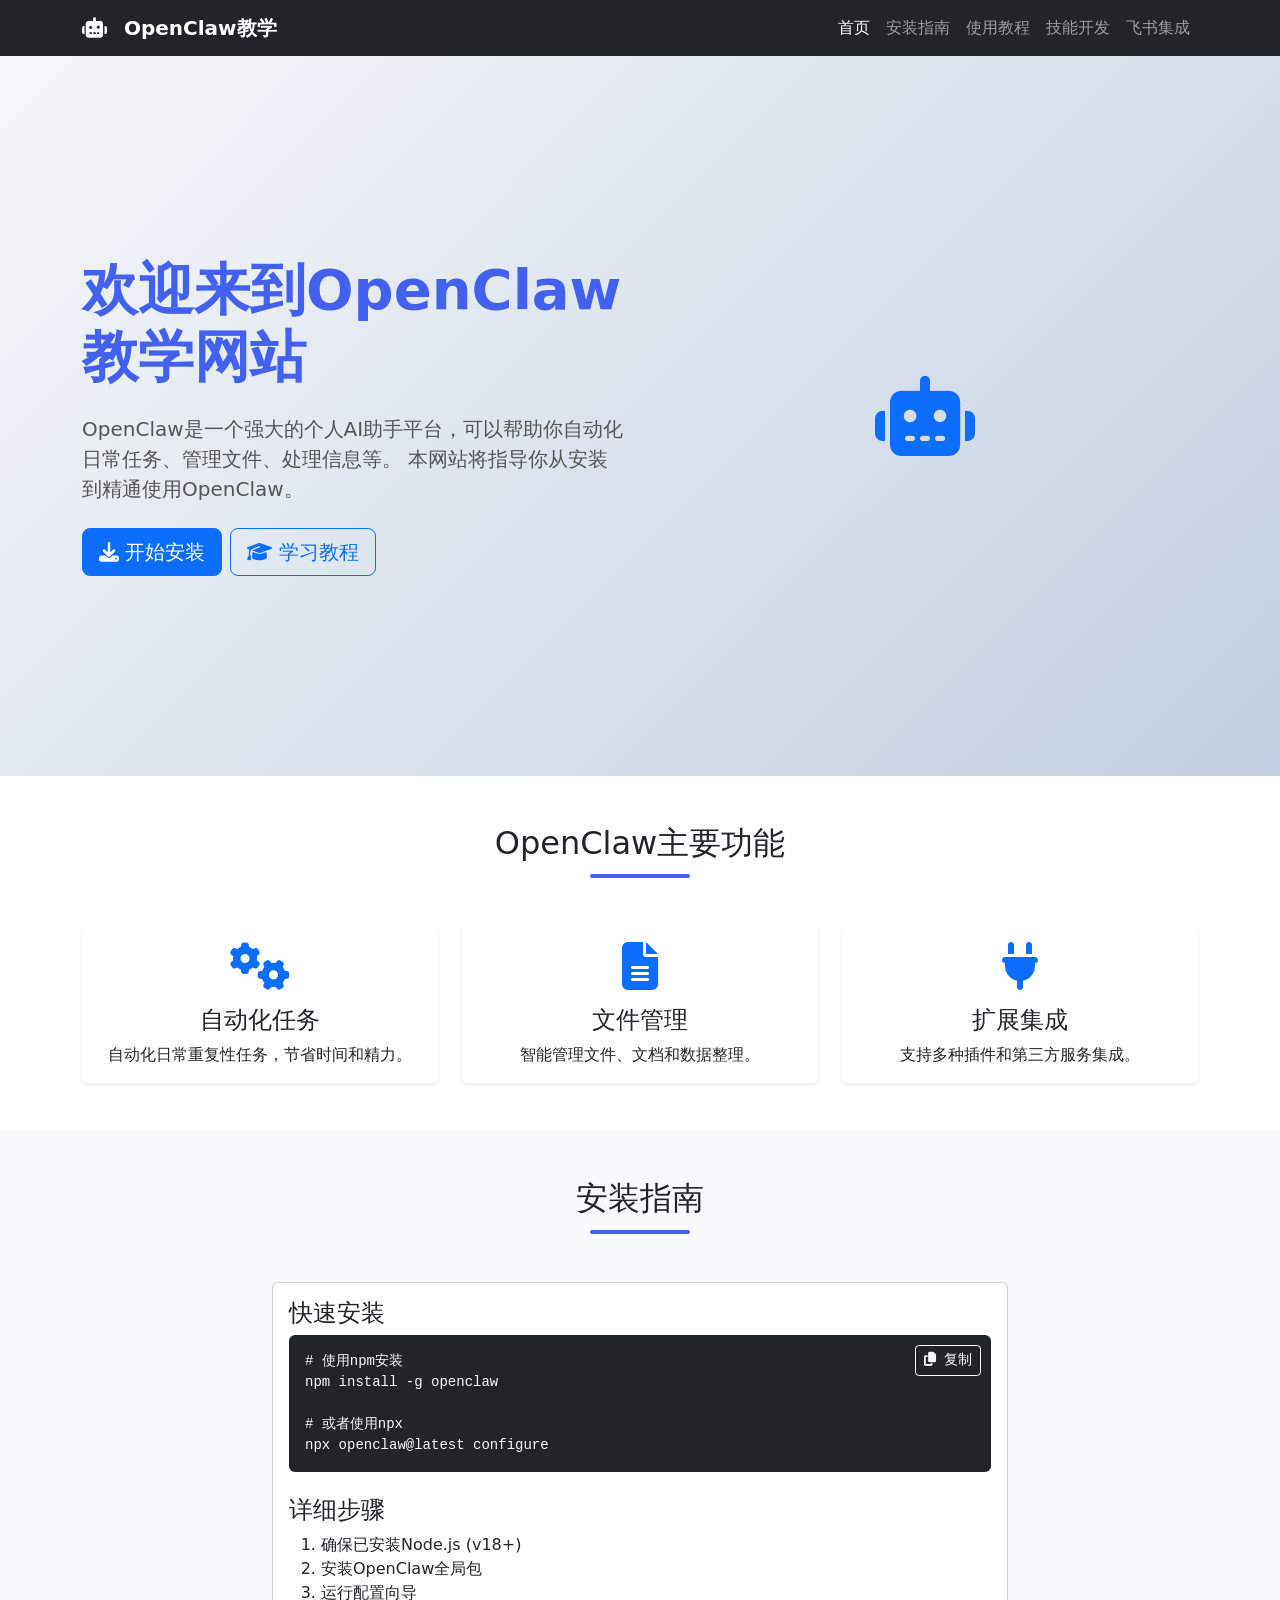
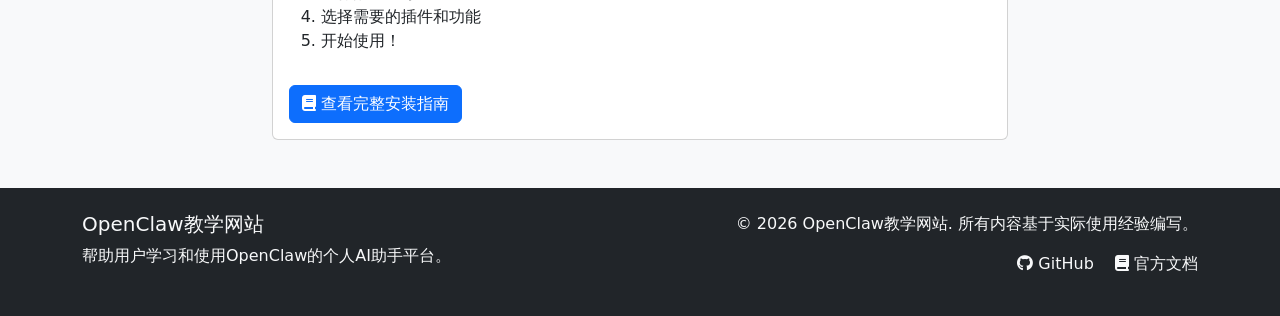
<file: index.html>
<!DOCTYPE html>
<html lang="zh-CN">
<head>
    <meta charset="UTF-8">
    <meta name="viewport" content="width=device-width, initial-scale=1.0">
    <title>OpenClaw教学网站 - 学习使用OpenClaw</title>
    <link rel="stylesheet" href="css/style.css">
    <link href="https://cdn.jsdelivr.net/npm/bootstrap@5.3.0/dist/css/bootstrap.min.css" rel="stylesheet">
    <link rel="stylesheet" href="https://cdnjs.cloudflare.com/ajax/libs/font-awesome/6.4.0/css/all.min.css">
</head>
<body>
    <!-- 导航栏 -->
    <nav class="navbar navbar-expand-lg navbar-dark bg-dark">
        <div class="container">
            <a class="navbar-brand" href="#">
                <i class="fas fa-robot"></i> OpenClaw教学
            </a>
            <button class="navbar-toggler" type="button" data-bs-toggle="collapse" data-bs-target="#navbarNav">
                <span class="navbar-toggler-icon"></span>
            </button>
            <div class="collapse navbar-collapse" id="navbarNav">
                <ul class="navbar-nav ms-auto">
                    <li class="nav-item">
                        <a class="nav-link active" href="#home">首页</a>
                    </li>
                    <li class="nav-item">
                        <a class="nav-link" href="pages/installation.html">安装指南</a>
                    </li>
                    <li class="nav-item">
                        <a class="nav-link" href="pages/tutorials.html">使用教程</a>
                    </li>
                    <li class="nav-item">
                        <a class="nav-link" href="pages/skills.html">技能开发</a>
                    </li>
                    <li class="nav-item">
                        <a class="nav-link" href="pages/feishu.html">飞书集成</a>
                    </li>
                </ul>
            </div>
        </div>
    </nav>

    <!-- 首页 -->
    <section id="home" class="py-5 bg-light">
        <div class="container">
            <div class="row align-items-center">
                <div class="col-lg-6">
                    <h1 class="display-4 fw-bold mb-4">欢迎来到OpenClaw教学网站</h1>
                    <p class="lead mb-4">
                        OpenClaw是一个强大的个人AI助手平台，可以帮助你自动化日常任务、管理文件、处理信息等。
                        本网站将指导你从安装到精通使用OpenClaw。
                    </p>
                    <div class="d-grid gap-2 d-md-flex">
                        <a href="#installation" class="btn btn-primary btn-lg">
                            <i class="fas fa-download"></i> 开始安装
                        </a>
                        <a href="#tutorials" class="btn btn-outline-primary btn-lg">
                            <i class="fas fa-graduation-cap"></i> 学习教程
                        </a>
                    </div>
                </div>
                <div class="col-lg-6">
                    <div class="text-center">
                        <i class="fas fa-robot display-1 text-primary"></i>
                    </div>
                </div>
            </div>
        </div>
    </section>

    <!-- 功能特点 -->
    <section class="py-5">
        <div class="container">
            <h2 class="text-center mb-5">OpenClaw主要功能</h2>
            <div class="row g-4">
                <div class="col-md-4">
                    <div class="card h-100 border-0 shadow-sm">
                        <div class="card-body text-center">
                            <i class="fas fa-cogs fa-3x text-primary mb-3"></i>
                            <h4 class="card-title">自动化任务</h4>
                            <p class="card-text">自动化日常重复性任务，节省时间和精力。</p>
                        </div>
                    </div>
                </div>
                <div class="col-md-4">
                    <div class="card h-100 border-0 shadow-sm">
                        <div class="card-body text-center">
                            <i class="fas fa-file-alt fa-3x text-primary mb-3"></i>
                            <h4 class="card-title">文件管理</h4>
                            <p class="card-text">智能管理文件、文档和数据整理。</p>
                        </div>
                    </div>
                </div>
                <div class="col-md-4">
                    <div class="card h-100 border-0 shadow-sm">
                        <div class="card-body text-center">
                            <i class="fas fa-plug fa-3x text-primary mb-3"></i>
                            <h4 class="card-title">扩展集成</h4>
                            <p class="card-text">支持多种插件和第三方服务集成。</p>
                        </div>
                    </div>
                </div>
            </div>
        </div>
    </section>

    <!-- 安装指南 -->
    <section id="installation" class="py-5 bg-light">
        <div class="container">
            <h2 class="text-center mb-5">安装指南</h2>
            <div class="row">
                <div class="col-lg-8 mx-auto">
                    <div class="card">
                        <div class="card-body">
                            <h4 class="card-title">快速安装</h4>
                            <pre class="bg-dark text-light p-3 rounded"><code># 使用npm安装
npm install -g openclaw

# 或者使用npx
npx openclaw@latest configure</code></pre>
                            
                            <h4 class="mt-4">详细步骤</h4>
                            <ol>
                                <li>确保已安装Node.js (v18+)</li>
                                <li>安装OpenClaw全局包</li>
                                <li>运行配置向导</li>
                                <li>选择需要的插件和功能</li>
                                <li>开始使用！</li>
                            </ol>
                            
                            <a href="pages/installation.html" class="btn btn-primary mt-3">
                                <i class="fas fa-book"></i> 查看完整安装指南
                            </a>
                        </div>
                    </div>
                </div>
            </div>
        </div>
    </section>

    <!-- 页脚 -->
    <footer class="bg-dark text-light py-4">
        <div class="container">
            <div class="row">
                <div class="col-md-6">
                    <h5>OpenClaw教学网站</h5>
                    <p>帮助用户学习和使用OpenClaw的个人AI助手平台。</p>
                </div>
                <div class="col-md-6 text-md-end">
                    <p>© 2026 OpenClaw教学网站. 所有内容基于实际使用经验编写。</p>
                    <p>
                        <a href="https://github.com/openclaw/openclaw" class="text-light me-3">
                            <i class="fab fa-github"></i> GitHub
                        </a>
                        <a href="https://docs.openclaw.ai" class="text-light">
                            <i class="fas fa-book"></i> 官方文档
                        </a>
                    </p>
                </div>
            </div>
        </div>
    </footer>

    <!-- 脚本 -->
    <script src="https://cdn.jsdelivr.net/npm/bootstrap@5.3.0/dist/js/bootstrap.bundle.min.js"></script>
    <script src="js/main.js"></script>
</body>
</html>
</file>
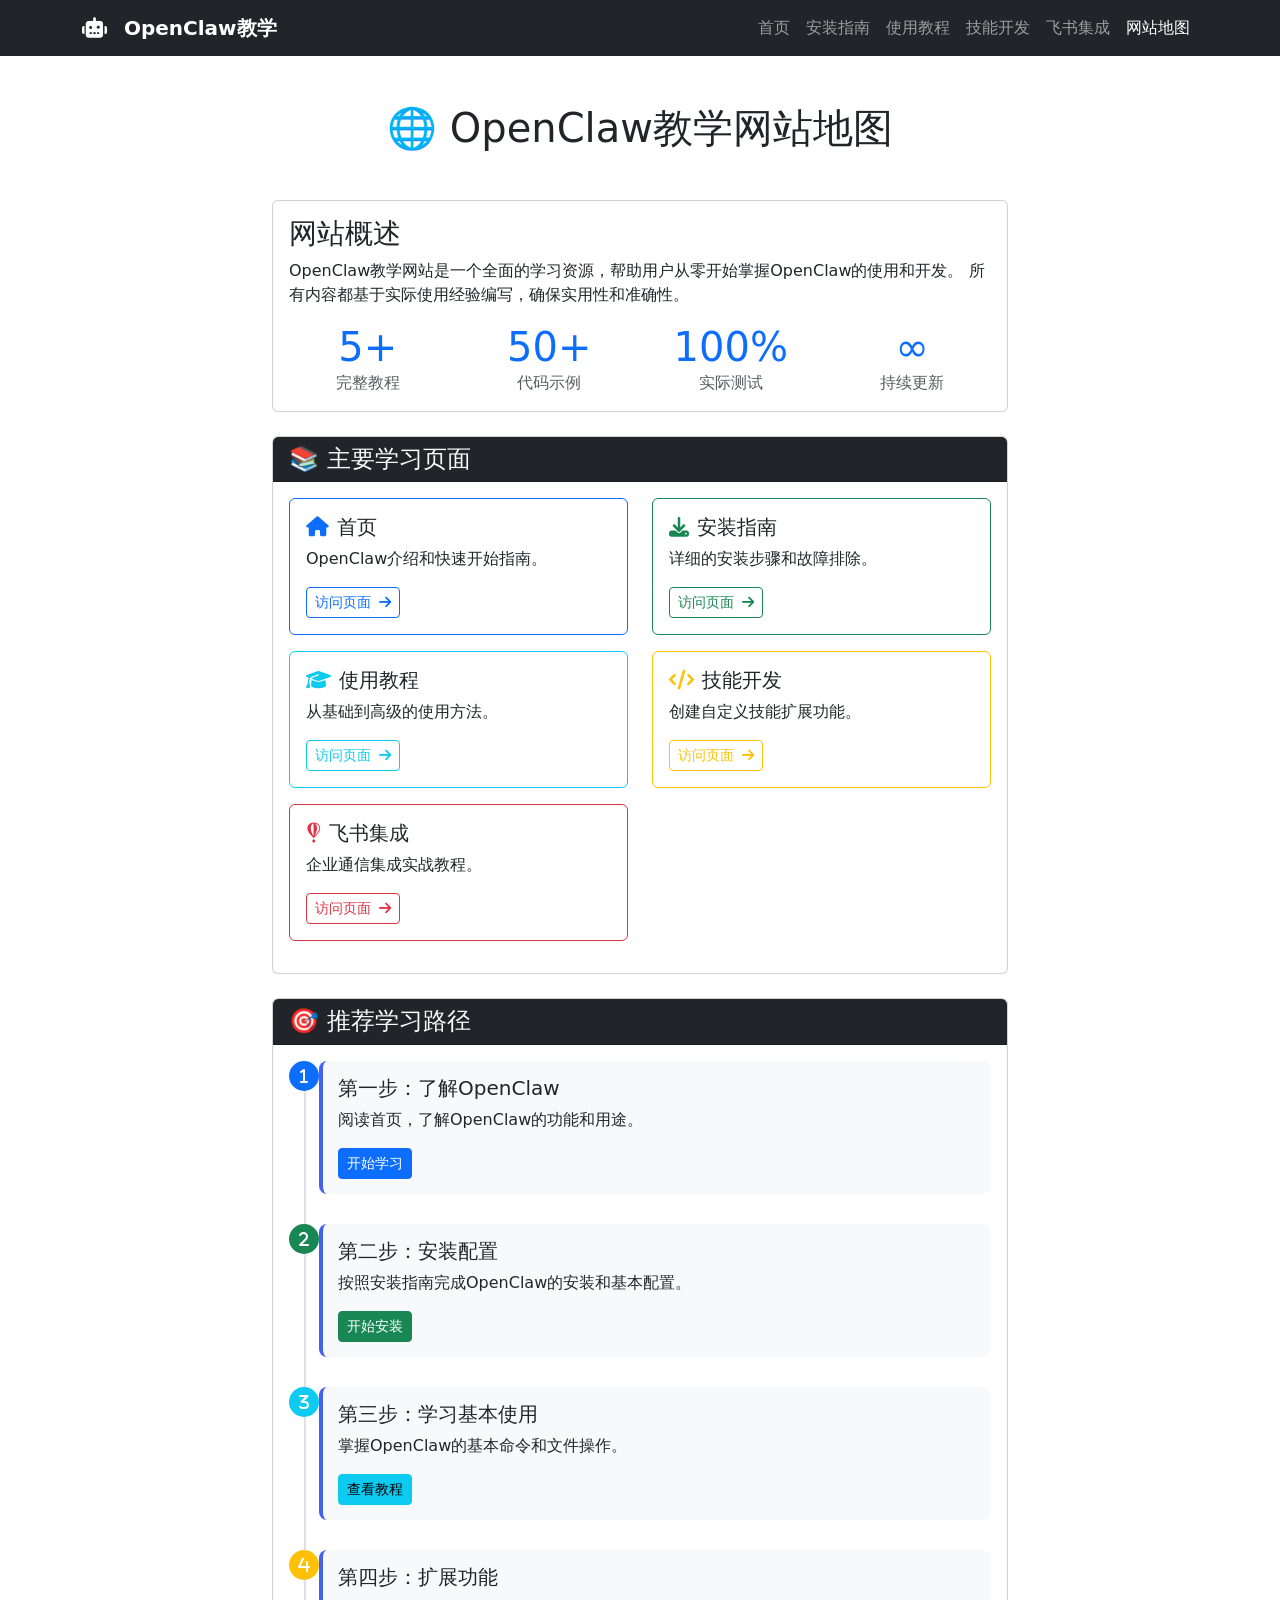
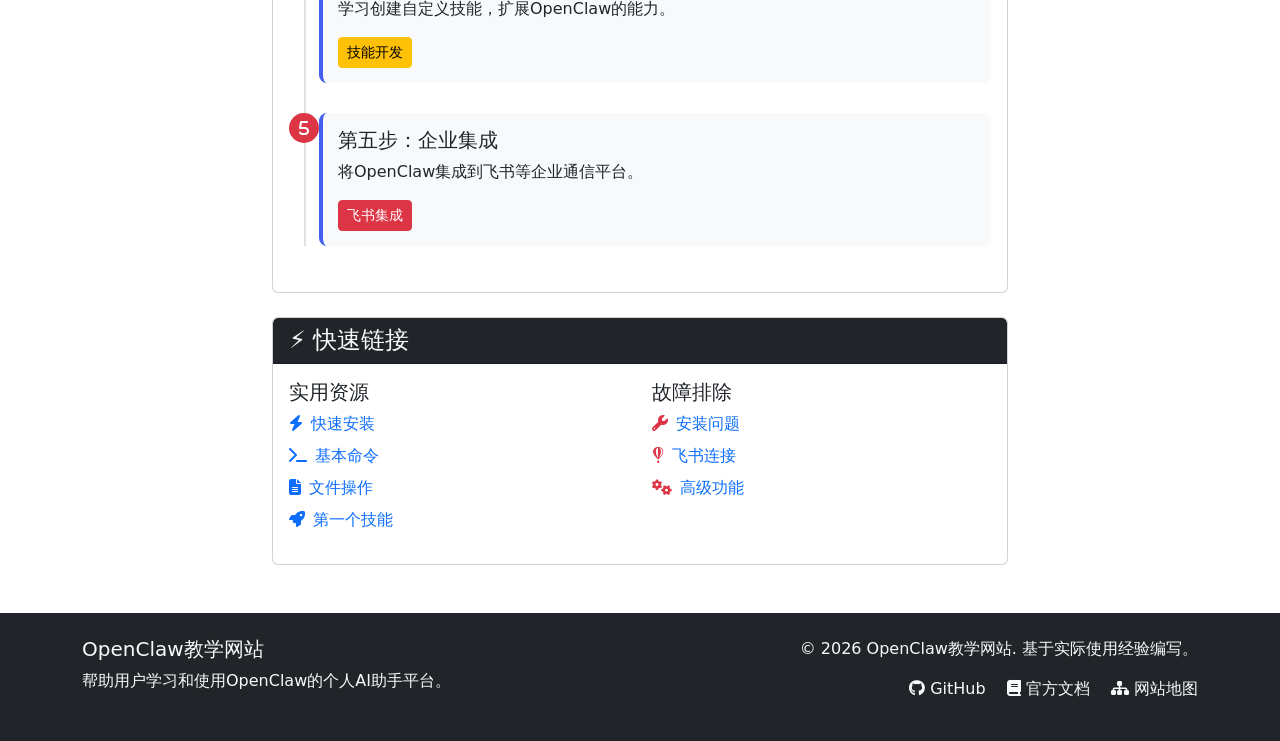
<file: pages/sitemap.html>
<!DOCTYPE html>
<html lang="zh-CN">
<head>
    <meta charset="UTF-8">
    <meta name="viewport" content="width=device-width, initial-scale=1.0">
    <title>网站地图 - OpenClaw教学网站</title>
    <link rel="stylesheet" href="../css/style.css">
    <link href="https://cdn.jsdelivr.net/npm/bootstrap@5.3.0/dist/css/bootstrap.min.css" rel="stylesheet">
    <link rel="stylesheet" href="https://cdnjs.cloudflare.com/ajax/libs/font-awesome/6.4.0/css/all.min.css">
</head>
<body>
    <!-- 导航栏 -->
    <nav class="navbar navbar-expand-lg navbar-dark bg-dark">
        <div class="container">
            <a class="navbar-brand" href="../index.html">
                <i class="fas fa-robot"></i> OpenClaw教学
            </a>
            <button class="navbar-toggler" type="button" data-bs-toggle="collapse" data-bs-target="#navbarNav">
                <span class="navbar-toggler-icon"></span>
            </button>
            <div class="collapse navbar-collapse" id="navbarNav">
                <ul class="navbar-nav ms-auto">
                    <li class="nav-item">
                        <a class="nav-link" href="../index.html">首页</a>
                    </li>
                    <li class="nav-item">
                        <a class="nav-link" href="installation.html">安装指南</a>
                    </li>
                    <li class="nav-item">
                        <a class="nav-link" href="tutorials.html">使用教程</a>
                    </li>
                    <li class="nav-item">
                        <a class="nav-link" href="skills.html">技能开发</a>
                    </li>
                    <li class="nav-item">
                        <a class="nav-link" href="feishu.html">飞书集成</a>
                    </li>
                    <li class="nav-item">
                        <a class="nav-link active" href="sitemap.html">网站地图</a>
                    </li>
                </ul>
            </div>
        </div>
    </nav>

    <!-- 网站地图内容 -->
    <div class="container py-5">
        <h1 class="text-center mb-5">🌐 OpenClaw教学网站地图</h1>
        
        <div class="row">
            <div class="col-lg-8 mx-auto">
                <!-- 网站概述 -->
                <div class="card mb-4">
                    <div class="card-body">
                        <h3 class="card-title">网站概述</h3>
                        <p class="card-text">
                            OpenClaw教学网站是一个全面的学习资源，帮助用户从零开始掌握OpenClaw的使用和开发。
                            所有内容都基于实际使用经验编写，确保实用性和准确性。
                        </p>
                        <div class="row text-center mt-3">
                            <div class="col-md-3">
                                <div class="display-6 text-primary">5+</div>
                                <div class="text-muted">完整教程</div>
                            </div>
                            <div class="col-md-3">
                                <div class="display-6 text-primary">50+</div>
                                <div class="text-muted">代码示例</div>
                            </div>
                            <div class="col-md-3">
                                <div class="display-6 text-primary">100%</div>
                                <div class="text-muted">实际测试</div>
                            </div>
                            <div class="col-md-3">
                                <div class="display-6 text-primary">∞</div>
                                <div class="text-muted">持续更新</div>
                            </div>
                        </div>
                    </div>
                </div>
                
                <!-- 主要页面 -->
                <div class="card mb-4">
                    <div class="card-header bg-dark text-light">
                        <h4 class="mb-0">📚 主要学习页面</h4>
                    </div>
                    <div class="card-body">
                        <div class="row">
                            <!-- 首页 -->
                            <div class="col-md-6 mb-3">
                                <div class="card h-100 border-primary">
                                    <div class="card-body">
                                        <h5 class="card-title">
                                            <i class="fas fa-home text-primary me-2"></i>首页
                                        </h5>
                                        <p class="card-text">OpenClaw介绍和快速开始指南。</p>
                                        <a href="../index.html" class="btn btn-outline-primary btn-sm">
                                            访问页面 <i class="fas fa-arrow-right ms-1"></i>
                                        </a>
                                    </div>
                                </div>
                            </div>
                            
                            <!-- 安装指南 -->
                            <div class="col-md-6 mb-3">
                                <div class="card h-100 border-success">
                                    <div class="card-body">
                                        <h5 class="card-title">
                                            <i class="fas fa-download text-success me-2"></i>安装指南
                                        </h5>
                                        <p class="card-text">详细的安装步骤和故障排除。</p>
                                        <a href="installation.html" class="btn btn-outline-success btn-sm">
                                            访问页面 <i class="fas fa-arrow-right ms-1"></i>
                                        </a>
                                    </div>
                                </div>
                            </div>
                            
                            <!-- 使用教程 -->
                            <div class="col-md-6 mb-3">
                                <div class="card h-100 border-info">
                                    <div class="card-body">
                                        <h5 class="card-title">
                                            <i class="fas fa-graduation-cap text-info me-2"></i>使用教程
                                        </h5>
                                        <p class="card-text">从基础到高级的使用方法。</p>
                                        <a href="tutorials.html" class="btn btn-outline-info btn-sm">
                                            访问页面 <i class="fas fa-arrow-right ms-1"></i>
                                        </a>
                                    </div>
                                </div>
                            </div>
                            
                            <!-- 技能开发 -->
                            <div class="col-md-6 mb-3">
                                <div class="card h-100 border-warning">
                                    <div class="card-body">
                                        <h5 class="card-title">
                                            <i class="fas fa-code text-warning me-2"></i>技能开发
                                        </h5>
                                        <p class="card-text">创建自定义技能扩展功能。</p>
                                        <a href="skills.html" class="btn btn-outline-warning btn-sm">
                                            访问页面 <i class="fas fa-arrow-right ms-1"></i>
                                        </a>
                                    </div>
                                </div>
                            </div>
                            
                            <!-- 飞书集成 -->
                            <div class="col-md-6 mb-3">
                                <div class="card h-100 border-danger">
                                    <div class="card-body">
                                        <h5 class="card-title">
                                            <i class="fab fa-fly text-danger me-2"></i>飞书集成
                                        </h5>
                                        <p class="card-text">企业通信集成实战教程。</p>
                                        <a href="feishu.html" class="btn btn-outline-danger btn-sm">
                                            访问页面 <i class="fas fa-arrow-right ms-1"></i>
                                        </a>
                                    </div>
                                </div>
                            </div>
                        </div>
                    </div>
                </div>
                
                <!-- 学习路径 -->
                <div class="card mb-4">
                    <div class="card-header bg-dark text-light">
                        <h4 class="mb-0">🎯 推荐学习路径</h4>
                    </div>
                    <div class="card-body">
                        <div class="timeline">
                            <!-- 步骤1 -->
                            <div class="timeline-item">
                                <div class="timeline-marker bg-primary">
                                    <i class="fas fa-1"></i>
                                </div>
                                <div class="timeline-content">
                                    <h5>第一步：了解OpenClaw</h5>
                                    <p>阅读首页，了解OpenClaw的功能和用途。</p>
                                    <a href="../index.html" class="btn btn-sm btn-primary">开始学习</a>
                                </div>
                            </div>
                            
                            <!-- 步骤2 -->
                            <div class="timeline-item">
                                <div class="timeline-marker bg-success">
                                    <i class="fas fa-2"></i>
                                </div>
                                <div class="timeline-content">
                                    <h5>第二步：安装配置</h5>
                                    <p>按照安装指南完成OpenClaw的安装和基本配置。</p>
                                    <a href="installation.html" class="btn btn-sm btn-success">开始安装</a>
                                </div>
                            </div>
                            
                            <!-- 步骤3 -->
                            <div class="timeline-item">
                                <div class="timeline-marker bg-info">
                                    <i class="fas fa-3"></i>
                                </div>
                                <div class="timeline-content">
                                    <h5>第三步：学习基本使用</h5>
                                    <p>掌握OpenClaw的基本命令和文件操作。</p>
                                    <a href="tutorials.html" class="btn btn-sm btn-info">查看教程</a>
                                </div>
                            </div>
                            
                            <!-- 步骤4 -->
                            <div class="timeline-item">
                                <div class="timeline-marker bg-warning">
                                    <i class="fas fa-4"></i>
                                </div>
                                <div class="timeline-content">
                                    <h5>第四步：扩展功能</h5>
                                    <p>学习创建自定义技能，扩展OpenClaw的能力。</p>
                                    <a href="skills.html" class="btn btn-sm btn-warning">技能开发</a>
                                </div>
                            </div>
                            
                            <!-- 步骤5 -->
                            <div class="timeline-item">
                                <div class="timeline-marker bg-danger">
                                    <i class="fas fa-5"></i>
                                </div>
                                <div class="timeline-content">
                                    <h5>第五步：企业集成</h5>
                                    <p>将OpenClaw集成到飞书等企业通信平台。</p>
                                    <a href="feishu.html" class="btn btn-sm btn-danger">飞书集成</a>
                                </div>
                            </div>
                        </div>
                    </div>
                </div>
                
                <!-- 快速链接 -->
                <div class="card">
                    <div class="card-header bg-dark text-light">
                        <h4 class="mb-0">⚡ 快速链接</h4>
                    </div>
                    <div class="card-body">
                        <div class="row">
                            <div class="col-md-6">
                                <h5>实用资源</h5>
                                <ul class="list-unstyled">
                                    <li class="mb-2">
                                        <a href="../index.html#installation" class="text-decoration-none">
                                            <i class="fas fa-bolt me-2 text-primary"></i>快速安装
                                        </a>
                                    </li>
                                    <li class="mb-2">
                                        <a href="tutorials.html#basic-commands" class="text-decoration-none">
                                            <i class="fas fa-terminal me-2 text-primary"></i>基本命令
                                        </a>
                                    </li>
                                    <li class="mb-2">
                                        <a href="tutorials.html#file-operations" class="text-decoration-none">
                                            <i class="fas fa-file-alt me-2 text-primary"></i>文件操作
                                        </a>
                                    </li>
                                    <li class="mb-2">
                                        <a href="skills.html#create-first-skill" class="text-decoration-none">
                                            <i class="fas fa-rocket me-2 text-primary"></i>第一个技能
                                        </a>
                                    </li>
                                </ul>
                            </div>
                            <div class="col-md-6">
                                <h5>故障排除</h5>
                                <ul class="list-unstyled">
                                    <li class="mb-2">
                                        <a href="installation.html#troubleshooting" class="text-decoration-none">
                                            <i class="fas fa-wrench me-2 text-danger"></i>安装问题
                                        </a>
                                    </li>
                                    <li class="mb-2">
                                        <a href="feishu.html#troubleshooting" class="text-decoration-none">
                                            <i class="fab fa-fly me-2 text-danger"></i>飞书连接
                                        </a>
                                    </li>
                                    <li class="mb-2">
                                        <a href="tutorials.html#advanced-features" class="text-decoration-none">
                                            <i class="fas fa-cogs me-2 text-danger"></i>高级功能
                                        </a>
                                    </li>
                                </ul>
                            </div>
                        </div>
                    </div>
                </div>
            </div>
        </div>
    </div>

    <!-- 页脚 -->
    <footer class="bg-dark text-light py-4">
        <div class="container">
            <div class="row">
                <div class="col-md-6">
                    <h5>OpenClaw教学网站</h5>
                    <p>帮助用户学习和使用OpenClaw的个人AI助手平台。</p>
                </div>
                <div class="col-md-6 text-md-end">
                    <p>© 2026 OpenClaw教学网站. 基于实际使用经验编写。</p>
                    <p>
                        <a href="https://github.com/openclaw/openclaw" class="text-light me-3" target="_blank">
                            <i class="fab fa-github"></i> GitHub
                        </a>
                        <a href="https://docs.openclaw.ai" class="text-light me-3" target="_blank">
                            <i class="fas fa-book"></i> 官方文档
                        </a>
                        <a href="pages/sitemap.html" class="text-light">
                            <i class="fas fa-sitemap"></i> 网站地图
                        </a>
                    </p>
                </div>
            </div>
        </div>
    </footer>

    <!-- 脚本 -->
    <script src="https://cdn.jsdelivr.net/npm/bootstrap@5.3.0/dist/js/bootstrap.bundle.min.js"></script>
    <style>
        /* 时间线样式 */
        .timeline {
            position: relative;
            padding-left: 30px;
        }
        
        .timeline::before {
            content: '';
            position: absolute;
            left: 15px;
            top: 0;
            bottom: 0;
            width: 2px;
            background: #dee2e6;
        }
        
        .timeline-item {
            position: relative;
            margin-bottom: 30px;
        }
        
        .timeline-marker {
            position: absolute;
            left: -30px;
            width: 30px;
            height: 30px;
            border-radius: 50%;
            display: flex;
            align-items: center;
            justify-content: center;
            color: white;
            font-weight: bold;
        }
        
        .timeline-content {
            background: #f8f9fa;
            padding: 15px;
            border-radius: 8px;
            border-left: 4px solid #4361ee;
        }
    </style>
</body>
</html>
</file>
<file: css/style.css>
/* OpenClaw教学网站样式 */

:root {
    --primary-color: #4361ee;
    --secondary-color: #3a0ca3;
    --accent-color: #7209b7;
    --light-color: #f8f9fa;
    --dark-color: #212529;
}

body {
    font-family: 'Segoe UI', Tahoma, Geneva, Verdana, sans-serif;
    line-height: 1.6;
    color: var(--dark-color);
}

/* 导航栏样式 */
.navbar-brand {
    font-weight: 700;
    font-size: 1.5rem;
}

.navbar-brand i {
    margin-right: 10px;
}

/* 首页样式 */
#home {
    background: linear-gradient(135deg, #f5f7fa 0%, #c3cfe2 100%);
    min-height: 80vh;
    display: flex;
    align-items: center;
}

.display-4 {
    color: var(--primary-color);
}

.lead {
    font-size: 1.25rem;
    color: #555;
}

/* 卡片样式 */
.card {
    transition: transform 0.3s ease, box-shadow 0.3s ease;
    border-radius: 15px;
    overflow: hidden;
}

.card:hover {
    transform: translateY(-5px);
    box-shadow: 0 10px 20px rgba(0,0,0,0.1);
}

.card-body i {
    transition: transform 0.3s ease;
}

.card:hover .card-body i {
    transform: scale(1.1);
}

/* 代码块样式 */
pre {
    background: var(--dark-color);
    color: var(--light-color);
    border-radius: 8px;
    padding: 1.5rem;
    overflow-x: auto;
    font-family: 'Courier New', monospace;
    font-size: 0.9rem;
}

code {
    font-family: 'Courier New', monospace;
    color: #e83e8c;
}

/* 按钮样式 */
.btn-primary {
    background-color: var(--primary-color);
    border-color: var(--primary-color);
    padding: 0.75rem 2rem;
    font-weight: 600;
    border-radius: 50px;
    transition: all 0.3s ease;
}

.btn-primary:hover {
    background-color: var(--secondary-color);
    border-color: var(--secondary-color);
    transform: translateY(-2px);
    box-shadow: 0 5px 15px rgba(0,0,0,0.2);
}

.btn-outline-primary {
    color: var(--primary-color);
    border-color: var(--primary-color);
    padding: 0.75rem 2rem;
    font-weight: 600;
    border-radius: 50px;
    transition: all 0.3s ease;
}

.btn-outline-primary:hover {
    background-color: var(--primary-color);
    border-color: var(--primary-color);
    transform: translateY(-2px);
}

/* 页脚样式 */
footer {
    background: var(--dark-color);
    color: var(--light-color);
}

footer a {
    text-decoration: none;
    transition: color 0.3s ease;
}

footer a:hover {
    color: var(--primary-color) !important;
}

/* 响应式调整 */
@media (max-width: 768px) {
    .display-4 {
        font-size: 2.5rem;
    }
    
    .lead {
        font-size: 1.1rem;
    }
    
    #home {
        padding: 3rem 0;
        min-height: auto;
    }
}

/* 动画效果 */
@keyframes fadeIn {
    from {
        opacity: 0;
        transform: translateY(20px);
    }
    to {
        opacity: 1;
        transform: translateY(0);
    }
}

.fade-in {
    animation: fadeIn 0.8s ease-out;
}

/* 滚动效果 */
html {
    scroll-behavior: smooth;
}

/* 部分间距调整 */
section {
    padding: 4rem 0;
}

section h2 {
    position: relative;
    padding-bottom: 1rem;
    margin-bottom: 2rem;
}

section h2::after {
    content: '';
    position: absolute;
    bottom: 0;
    left: 50%;
    transform: translateX(-50%);
    width: 100px;
    height: 4px;
    background: var(--primary-color);
    border-radius: 2px;
}
</file>
